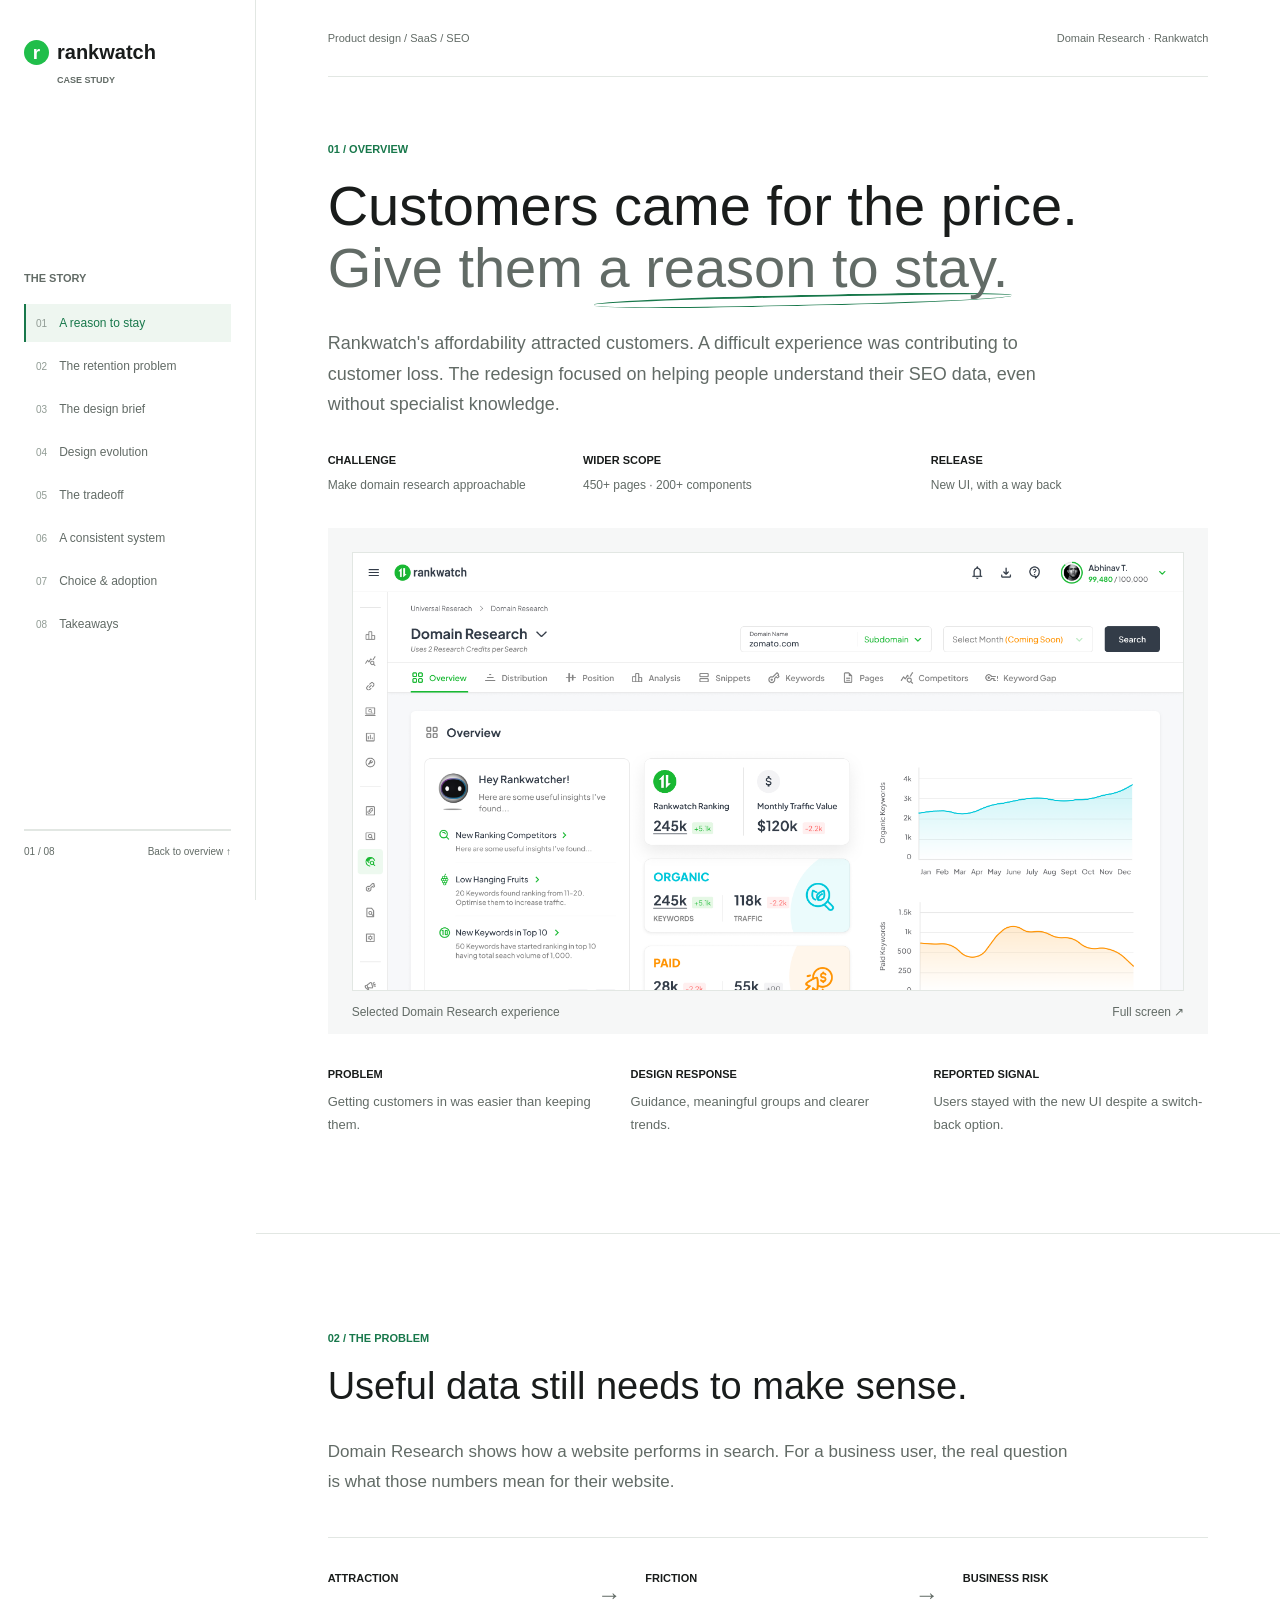
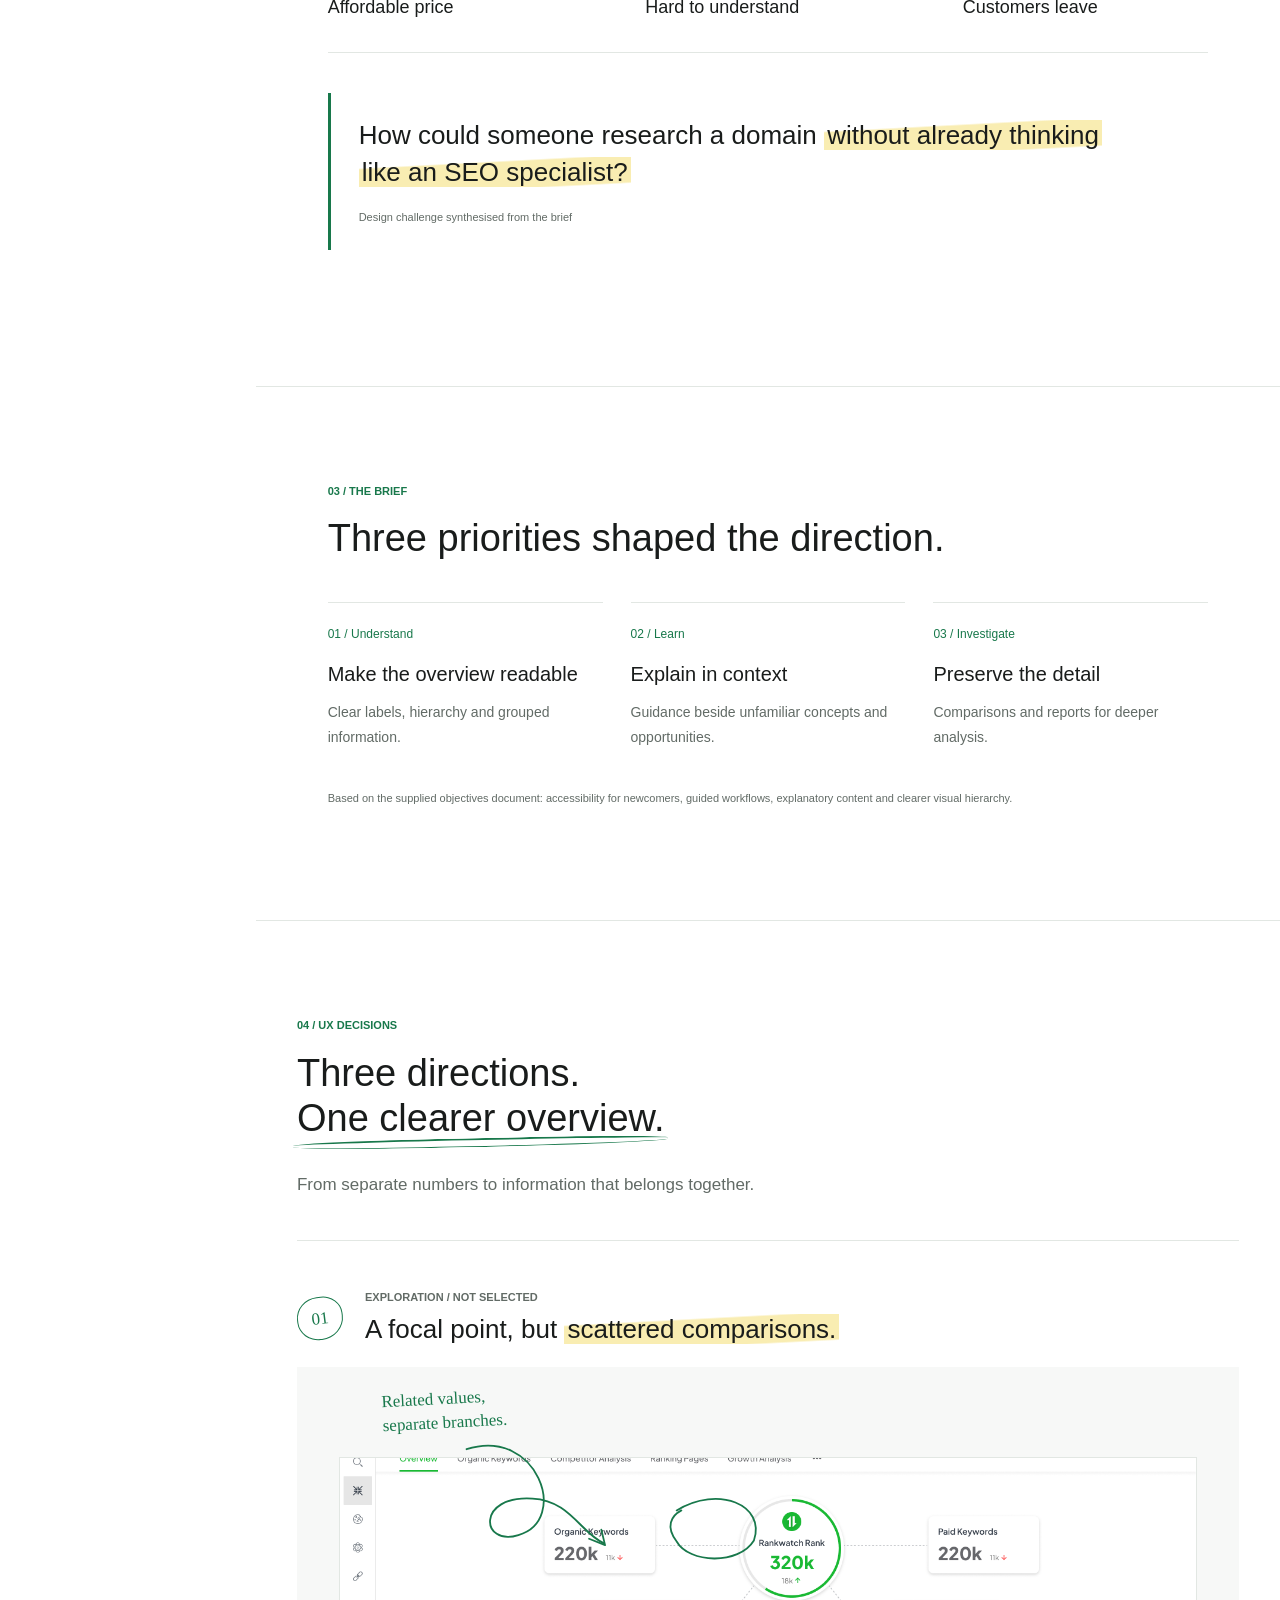
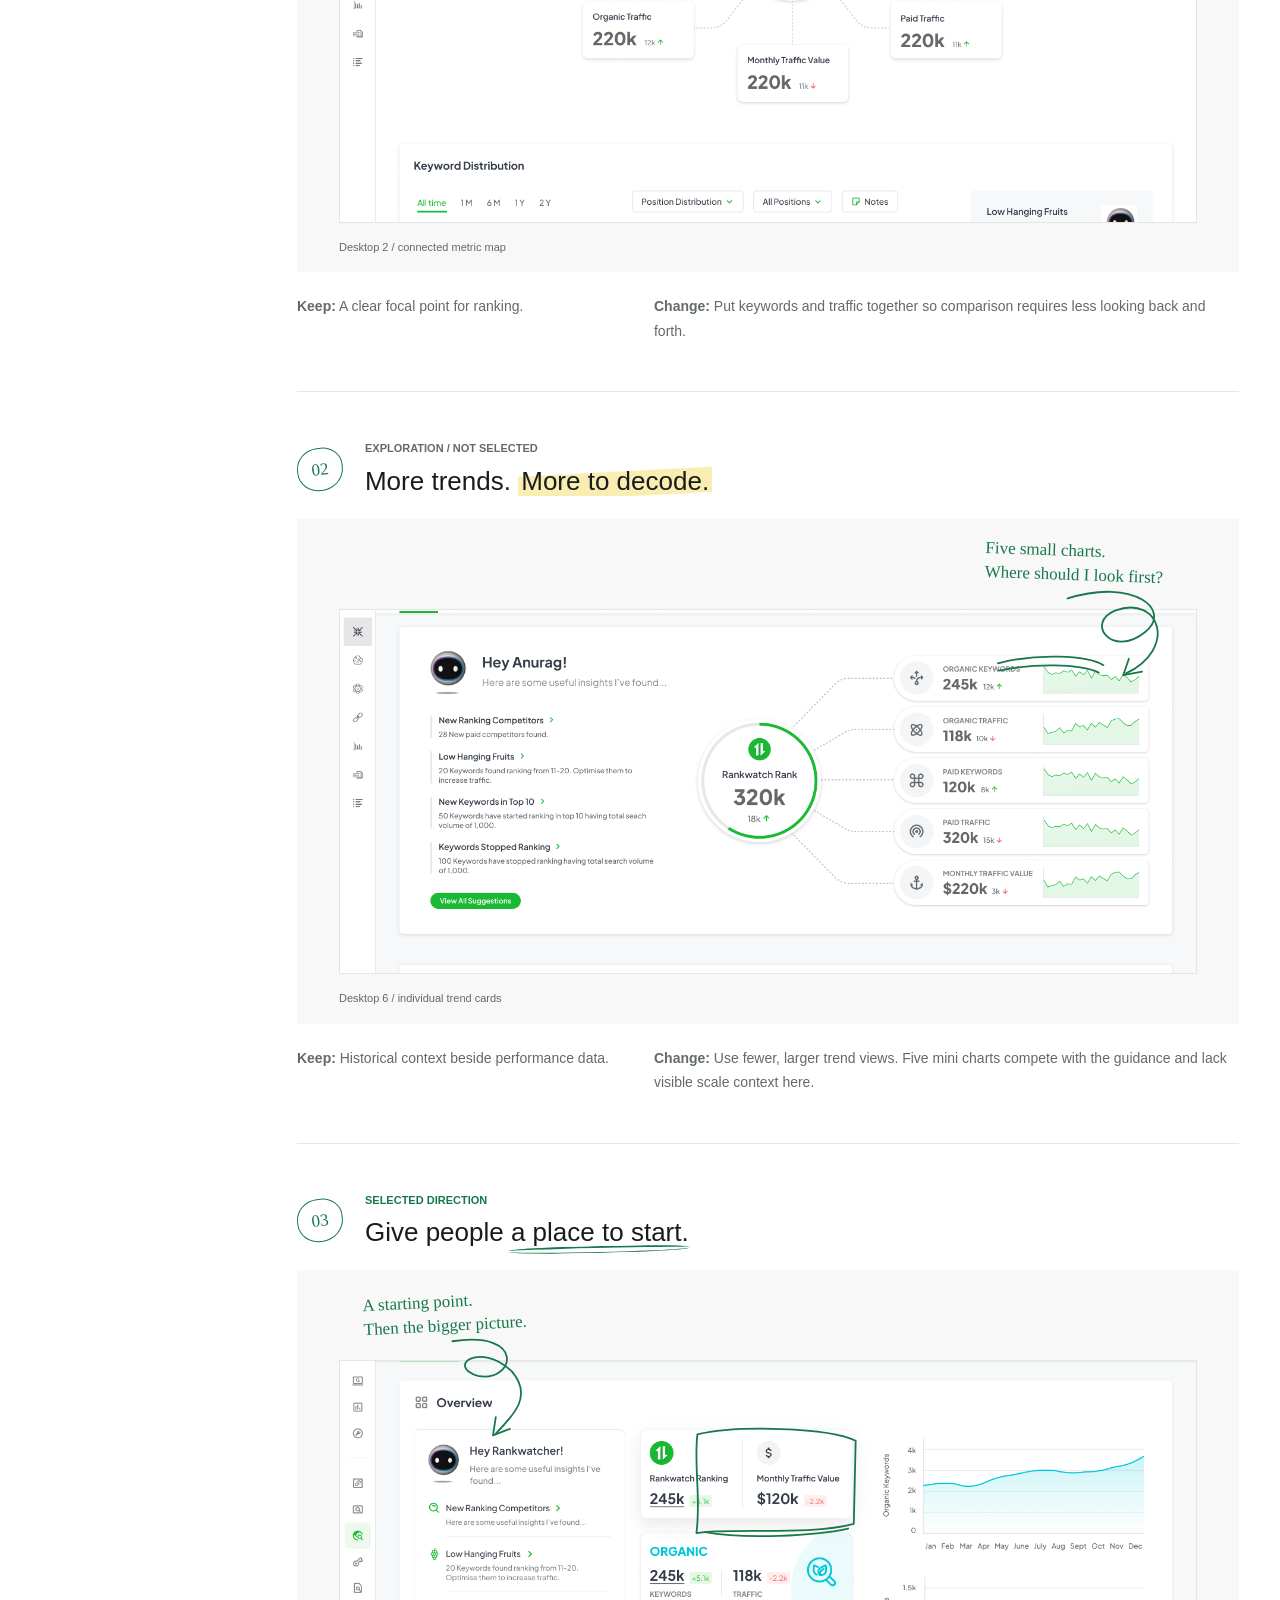
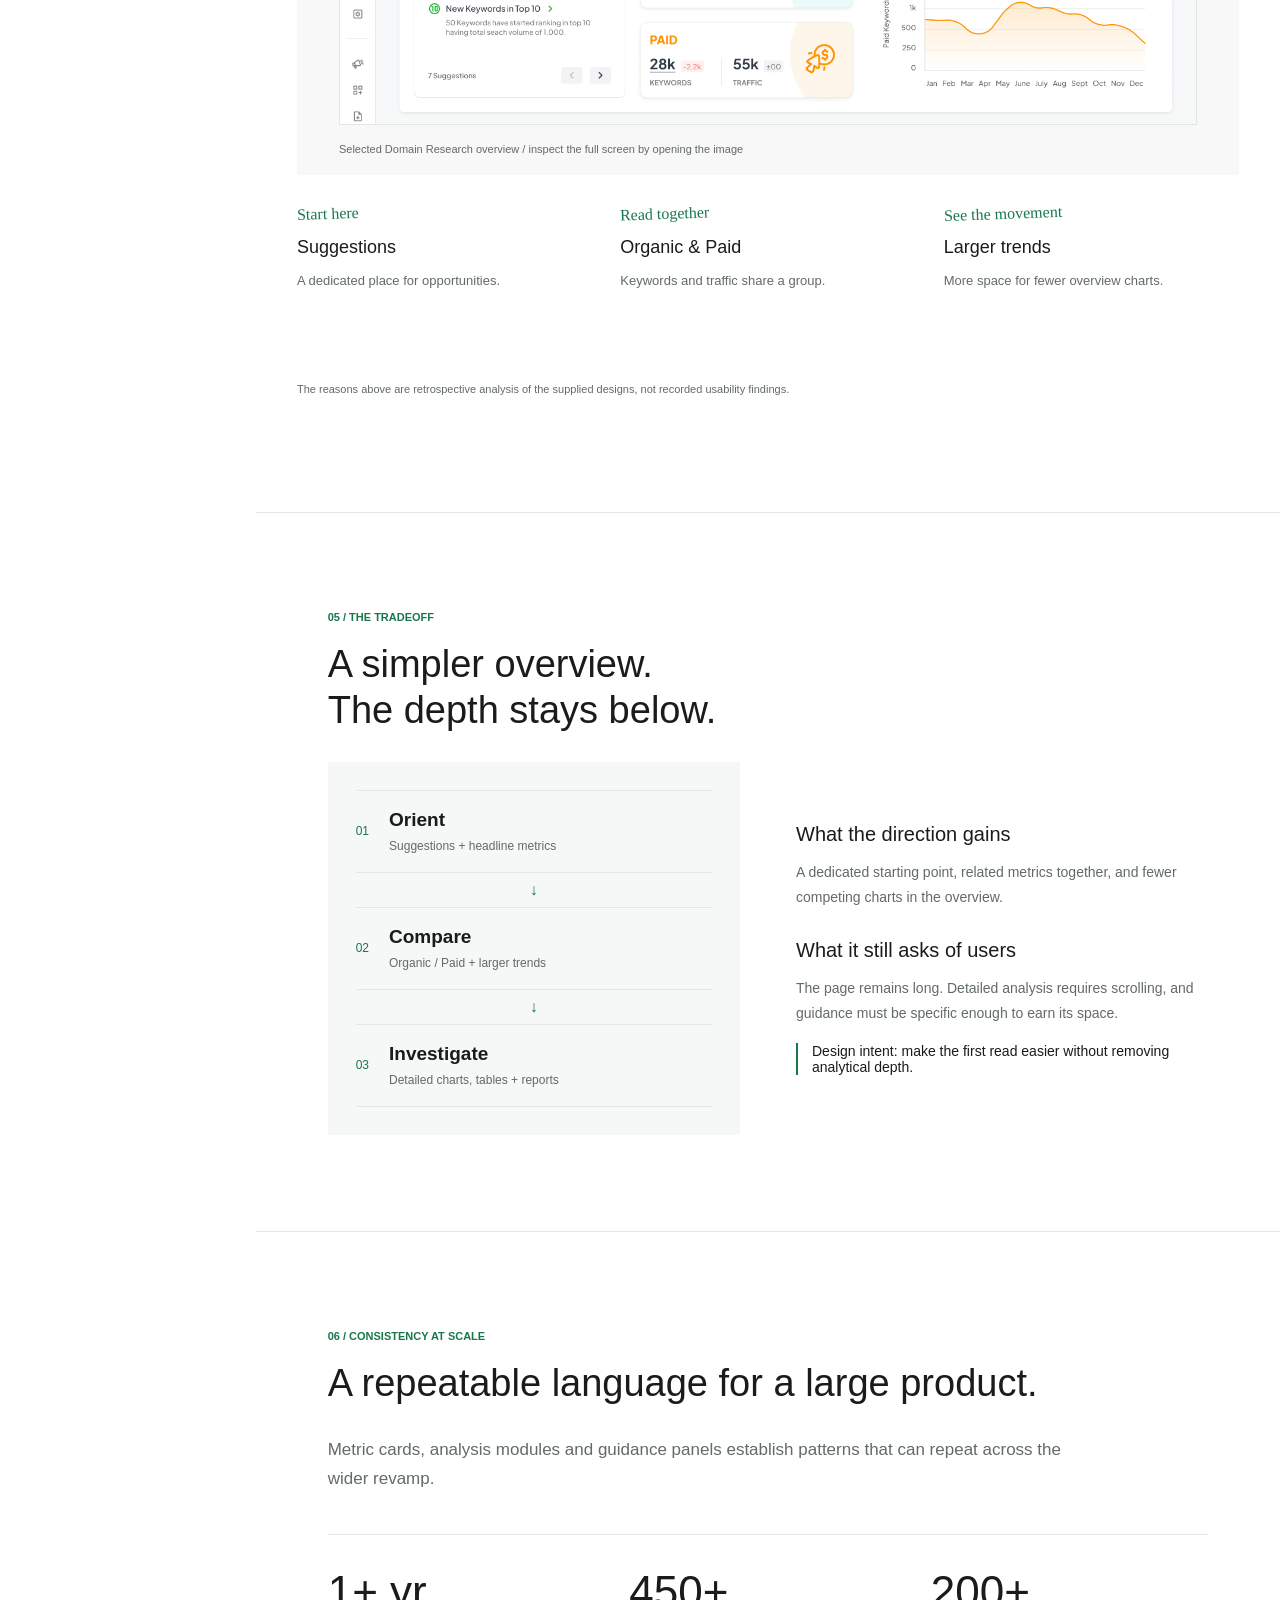
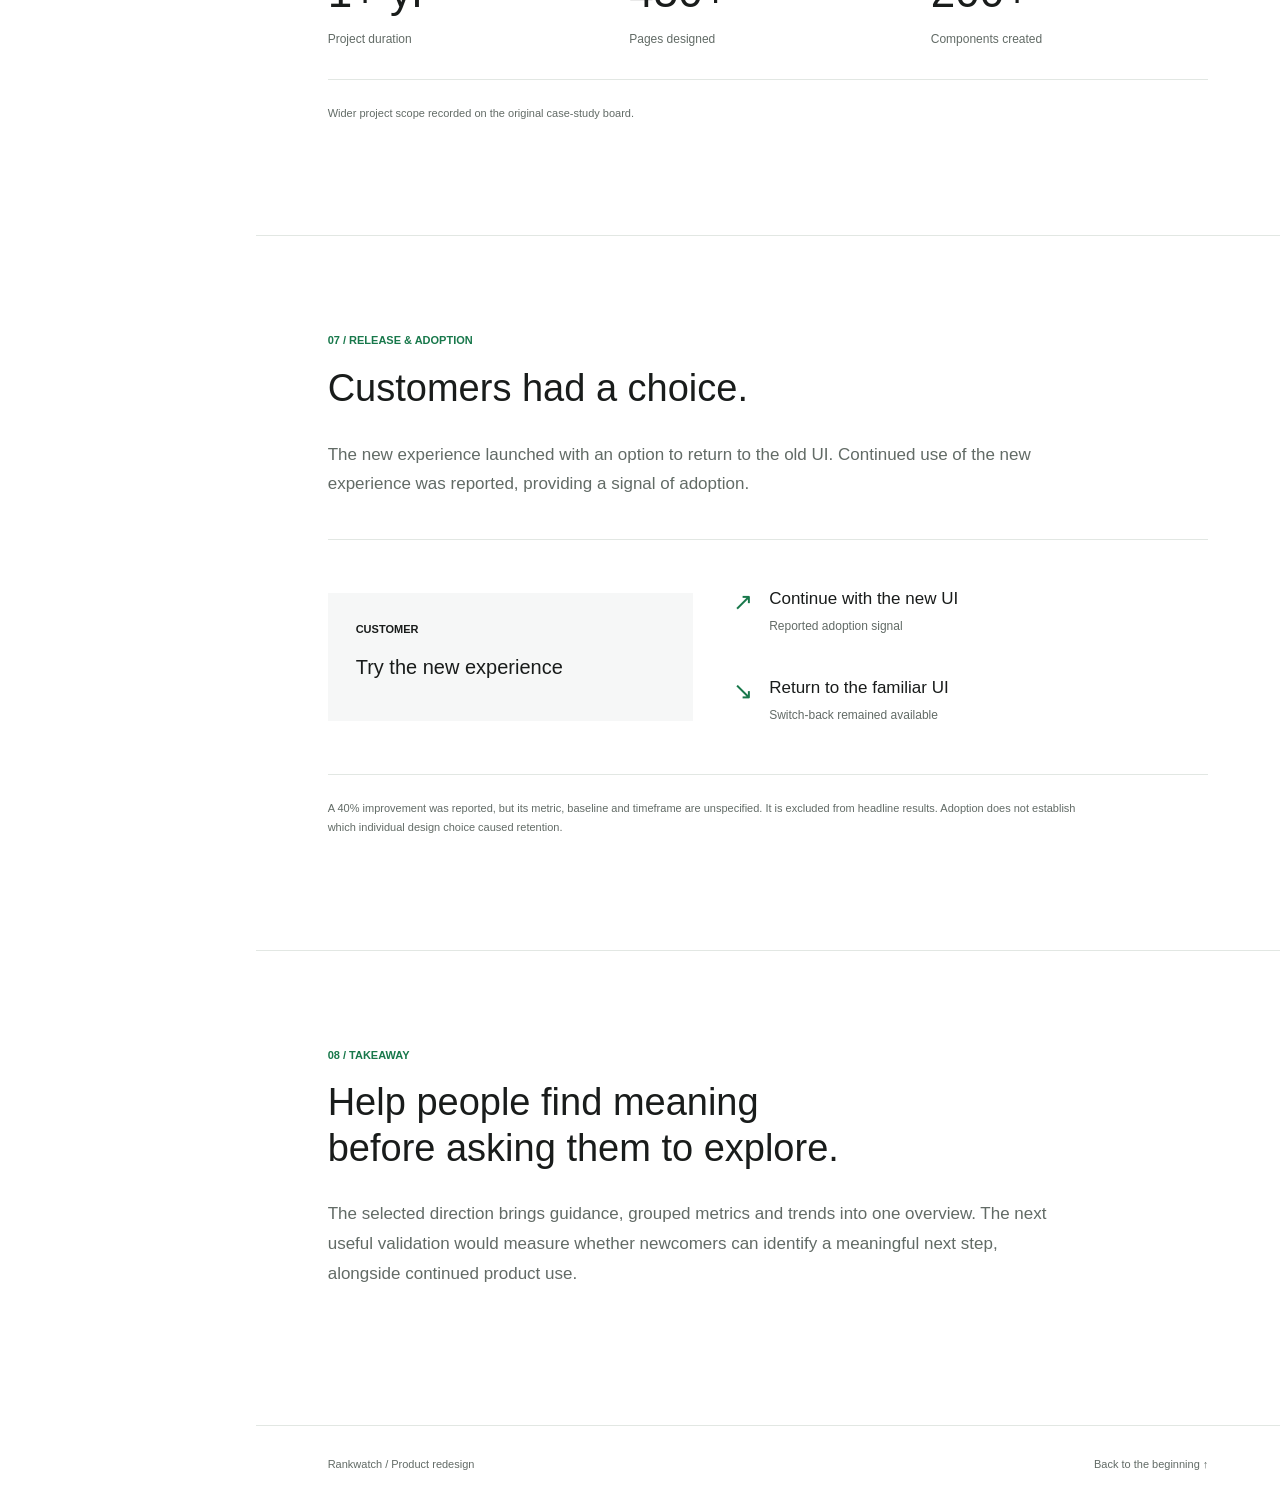
<file: index.html>
<!doctype html>
<html lang="en"><head><meta charset="utf-8"><meta name="viewport" content="width=device-width, initial-scale=1"><title>Rankwatch — A reason to stay</title><meta name="description" content="Making Domain Research more approachable through guidance, clearer hierarchy and grouped data."><link rel="stylesheet" href="styles.css"><script src="script.js" defer></script></head>
<body><a class="skip" href="#overview">Skip to case study</a>
<aside class="sidebar"><a class="wordmark" href="#overview"><span class="logo">r</span> rankwatch<span class="project-tag">CASE STUDY</span></a><div class="sidebar-middle"><p class="label">The story</p><nav aria-label="Case study chapters">
<a href="#overview"><span>01</span> A reason to stay</a><a href="#problem"><span>02</span> The retention problem</a><a href="#evidence"><span>03</span> The design brief</a><a href="#exploration"><span>04</span> Design evolution</a><a href="#decisions"><span>05</span> The tradeoff</a><a href="#system"><span>06</span> A consistent system</a><a href="#outcome"><span>07</span> Choice &amp; adoption</a><a href="#reflection"><span>08</span> Takeaways</a>
</nav></div><div class="sidebar-bottom"><div class="progress-track"><div id="progress"></div></div><p><span id="chapter-count">01 / 08</span><a href="#overview">Back to overview ↑</a></p></div></aside>
<main>
<section id="overview" class="chapter opening">
<div class="chapter-meta"><span>Product design / SaaS / SEO</span><span>Domain Research · Rankwatch</span></div>
<p class="label accent">01 / Overview</p><h1>Customers came for the price.<br><span>Give them <span class="pen-underline">a reason to stay.</span></span></h1>
<p class="lead">Rankwatch's affordability attracted customers. A difficult experience was contributing to customer loss. The redesign focused on helping people understand their SEO data, even without specialist knowledge.</p>
<div class="project-facts"><div><span class="label">Challenge</span><p>Make domain research approachable</p></div><div><span class="label">Wider scope</span><p>450+ pages · 200+ components</p></div><div><span class="label">Release</span><p>New UI, with a way back</p></div></div>
<figure class="product-image hero-image"><a href="assets/domain-research.png" target="_blank" rel="noopener"><img src="assets/domain-research.png" alt="Selected Domain Research screen with guidance, grouped metrics and trends" fetchpriority="high"></a><figcaption><span>Selected Domain Research experience</span><a href="assets/domain-research.png" target="_blank" rel="noopener">Full screen ↗</a></figcaption></figure>
<div class="snapshot"><div><span class="label">Problem</span><p>Getting customers in was easier than keeping them.</p></div><div><span class="label">Design response</span><p>Guidance, meaningful groups and clearer trends.</p></div><div><span class="label">Reported signal</span><p>Users stayed with the new UI despite a switch-back option.</p></div></div>
</section>
<section id="problem" class="chapter"><p class="label accent">02 / The problem</p><h2>Useful data still needs to make sense.</h2><p class="intro">Domain Research shows how a website performs in search. For a business user, the real question is what those numbers mean for their website.</p>
<div class="business-flow" aria-label="Business problem"><div><span class="label">Attraction</span><h3>Affordable price</h3></div><span aria-hidden="true">→</span><div><span class="label">Friction</span><h3>Hard to understand</h3></div><span aria-hidden="true">→</span><div><span class="label">Business risk</span><h3>Customers leave</h3></div></div>
<blockquote>How could someone research a domain <mark>without already thinking like an SEO specialist?</mark><cite>Design challenge synthesised from the brief</cite></blockquote></section>
<section id="evidence" class="chapter"><p class="label accent">03 / The brief</p><h2>Three priorities shaped the direction.</h2>
<div class="three-columns"><article><span class="number">01 / Understand</span><h3>Make the overview readable</h3><p>Clear labels, hierarchy and grouped information.</p></article><article><span class="number">02 / Learn</span><h3>Explain in context</h3><p>Guidance beside unfamiliar concepts and opportunities.</p></article><article><span class="number">03 / Investigate</span><h3>Preserve the detail</h3><p>Comparisons and reports for deeper analysis.</p></article></div>
<p class="source-note">Based on the supplied objectives document: accessibility for newcomers, guided workflows, explanatory content and clearer visual hierarchy.</p></section>
<section id="exploration" class="chapter evolution-section">
<p class="label accent">04 / UX decisions</p><h2>Three directions.<br><span class="pen-underline">One clearer overview.</span></h2>
<p class="intro">From separate numbers to information that belongs together.</p>
<article class="design-study">
<div class="study-heading"><span class="sketch-index">01</span><div><p class="label">Exploration / Not selected</p><h3>A focal point, but <mark>scattered comparisons.</mark></h3></div></div>
<figure class="annotated-study">
<div class="study-crop"><a href="assets/alternative-connected.png" target="_blank" rel="noopener"><img src="assets/alternative-connected.png" alt="Connected map exploration: organic keywords and traffic are on separate branches" loading="lazy"></a></div>
<div class="margin-note note-map">Related values,<br>separate branches.</div>
<svg class="sketch-overlay" viewBox="0 0 1000 500" preserveAspectRatio="none" aria-hidden="true"><path d="M180 90 C255 65 290 168 235 184 C195 197 190 140 250 144 C290 146 302 183 326 193"/><path d="m310 188 17 7 -4 -17"/><path d="M403 157 C447 129 498 151 485 190 C469 217 416 215 403 191 C391 175 397 163 408 157"/></svg>
<figcaption>Desktop 2 / connected metric map</figcaption>
</figure>
<div class="study-reason"><p><strong>Keep:</strong> A clear focal point for ranking.</p><p><strong>Change:</strong> Put keywords and traffic together so comparison requires less looking back and forth.</p></div>
</article>
<article class="design-study">
<div class="study-heading"><span class="sketch-index">02</span><div><p class="label">Exploration / Not selected</p><h3>More trends. <mark>More to decode.</mark></h3></div></div>
<figure class="annotated-study">
<div class="study-crop"><a href="assets/alternative-trends.png" target="_blank" rel="noopener"><img src="assets/alternative-trends.png" alt="Trend-card exploration with five individual small charts alongside the suggestions" loading="lazy"></a></div>
<div class="margin-note note-trends">Five small charts.<br>Where should I look first?</div>
<svg class="sketch-overlay" viewBox="0 0 1000 500" preserveAspectRatio="none" aria-hidden="true"><path d="M818 87 C888 64 930 100 900 124 C865 153 836 113 869 100 C916 83 935 142 880 169"/><path d="m883 153 -6 18 20 -4"/><path d="M744 158 C785 147 838 149 856 160 M745 166 C782 158 830 158 851 168"/></svg>
<figcaption>Desktop 6 / individual trend cards</figcaption>
</figure>
<div class="study-reason"><p><strong>Keep:</strong> Historical context beside performance data.</p><p><strong>Change:</strong> Use fewer, larger trend views. Five mini charts compete with the guidance and lack visible scale context here.</p></div>
</article>
<article class="design-study selected-study">
<div class="study-heading"><span class="sketch-index">03</span><div><p class="label accent">Selected direction</p><h3>Give people <span class="pen-underline">a place to start.</span></h3></div></div>
<figure class="annotated-study">
<div class="study-crop final-study-crop"><a href="assets/domain-research.png" target="_blank" rel="noopener"><img src="assets/domain-research.png" alt="Selected overview with suggestions, grouped organic and paid metrics and two larger trend charts" loading="lazy"></a></div>
<div class="margin-note note-final">A starting point.<br>Then the bigger picture.</div>
<svg class="sketch-overlay" viewBox="0 0 1000 500" preserveAspectRatio="none" aria-hidden="true"><path d="M165 78 C245 66 230 124 192 116 C158 105 194 78 228 111 C251 138 229 160 211 179"/><path d="m211 161 -3 20 18 -7"/><path d="M425 180 C465 170 565 172 593 187 L591 278 C546 291 459 282 424 288 C429 248 421 214 425 180"/><path d="M433 287 C476 295 549 291 585 283"/></svg>
<figcaption>Selected Domain Research overview / inspect the full screen by opening the image</figcaption>
</figure>
<div class="selected-principles"><div><span class="hand-label">Start here</span><h3>Suggestions</h3><p>A dedicated place for opportunities.</p></div><div><span class="hand-label">Read together</span><h3>Organic &amp; Paid</h3><p>Keywords and traffic share a group.</p></div><div><span class="hand-label">See the movement</span><h3>Larger trends</h3><p>More space for fewer overview charts.</p></div></div>
</article>
<p class="source-note">The reasons above are retrospective analysis of the supplied designs, not recorded usability findings.</p>
</section>
<section id="decisions" class="chapter"><p class="label accent">05 / The tradeoff</p><h2>A simpler overview.<br>The depth stays below.</h2>
<div class="tradeoff-layout"><div class="depth-diagram"><div class="depth-level"><span>01</span><div><strong>Orient</strong><small>Suggestions + headline metrics</small></div></div><span class="depth-arrow" aria-hidden="true">↓</span><div class="depth-level"><span>02</span><div><strong>Compare</strong><small>Organic / Paid + larger trends</small></div></div><span class="depth-arrow" aria-hidden="true">↓</span><div class="depth-level"><span>03</span><div><strong>Investigate</strong><small>Detailed charts, tables + reports</small></div></div></div>
<div class="tradeoff-copy"><h3>What the direction gains</h3><p>A dedicated starting point, related metrics together, and fewer competing charts in the overview.</p><h3>What it still asks of users</h3><p>The page remains long. Detailed analysis requires scrolling, and guidance must be specific enough to earn its space.</p><div class="ux-takeaway">Design intent: make the first read easier without removing analytical depth.</div></div></div></section>
<section id="system" class="chapter"><p class="label accent">06 / Consistency at scale</p><h2>A repeatable language for a large product.</h2><p class="intro">Metric cards, analysis modules and guidance panels establish patterns that can repeat across the wider revamp.</p><div class="metrics"><div><strong>1+ yr</strong><span>Project duration</span></div><div><strong>450+</strong><span>Pages designed</span></div><div><strong>200+</strong><span>Components created</span></div></div><p class="source-note">Wider project scope recorded on the original case-study board.</p></section>
<section id="outcome" class="chapter"><p class="label accent">07 / Release &amp; adoption</p><h2>Customers had a choice.</h2><p class="intro">The new experience launched with an option to return to the old UI. Continued use of the new experience was reported, providing a signal of adoption.</p>
<div class="rollout-diagram"><div class="rollout-start"><span class="label">Customer</span><h3>Try the new experience</h3></div><div class="rollout-branches"><div><span aria-hidden="true">↗</span><h3>Continue with the new UI</h3><p>Reported adoption signal</p></div><div><span aria-hidden="true">↘</span><h3>Return to the familiar UI</h3><p>Switch-back remained available</p></div></div></div>
<p class="source-note">A 40% improvement was reported, but its metric, baseline and timeframe are unspecified. It is excluded from headline results. Adoption does not establish which individual design choice caused retention.</p></section>
<section id="reflection" class="chapter"><p class="label accent">08 / Takeaway</p><h2>Help people find meaning<br>before asking them to explore.</h2><p class="intro">The selected direction brings guidance, grouped metrics and trends into one overview. The next useful validation would measure whether newcomers can identify a meaningful next step, alongside continued product use.</p>
</section>
<footer><span>Rankwatch / Product redesign</span><a href="#overview">Back to the beginning ↑</a></footer>
</main></body></html>
</file>
<file: styles.css>
:root{--paper:#fff;--surface:#f6f7f7;--ink:#191c1b;--muted:#626b66;--line:#e2e7e3;--accent:#18784b;--tint:#eef6f0;--pending:#916115;--pending-bg:#fcf7ec;--space:8px;--radius:6px;--sidebar:20%;font-family:Arial,Helvetica,sans-serif;color:var(--ink);background:var(--paper);font-size:16px;letter-spacing:0}
*{box-sizing:border-box}html{scroll-behavior:smooth}body{margin:0}a{color:inherit;text-decoration:none}a:hover{color:var(--accent)}a:focus-visible,summary:focus-visible{outline:2px solid var(--accent);outline-offset:5px}img{display:block;width:100%}p{line-height:1.75;color:var(--muted);margin:0 0 16px}h1,h2,h3{letter-spacing:0;font-weight:500;margin:0}h1{font-size:56px;line-height:1.12;max-width:900px}h1 span{color:var(--muted)}h2{font-size:38px;line-height:1.2;max-width:800px;margin-bottom:28px}h3{font-size:20px;line-height:1.35;margin-bottom:12px}strong{font-weight:600}figure{margin:0}figcaption{font-size:12px;line-height:1.6;color:var(--muted)}.label{display:block;font-size:11px;font-weight:600;text-transform:uppercase;line-height:1.6;margin-bottom:16px}.accent{color:var(--accent)}.skip{position:fixed;top:-100px;background:white;z-index:20;padding:12px}.skip:focus{top:8px}
.sidebar{position:fixed;width:var(--sidebar);height:100dvh;border-right:1px solid var(--line);padding:40px 24px;display:flex;flex-direction:column;background:white;z-index:5}.wordmark{display:flex;align-items:center;gap:8px;flex-wrap:wrap;font-size:20px;font-weight:600}.logo{width:25px;height:25px;border-radius:50%;background:#20be4a;color:white;display:grid;place-items:center;font-size:19px}.project-tag{font-size:9px;color:var(--muted);width:100%;padding-left:33px;margin-top:2px}.sidebar-middle{margin:auto 0}.sidebar nav{display:grid;gap:5px}.sidebar nav a{display:flex;gap:12px;align-items:center;font-size:12px;color:var(--muted);padding:12px 10px;border-left:2px solid transparent;transition:background .15s,color .15s}.sidebar nav a span{font-size:10px;color:#909b94;font-variant-numeric:tabular-nums}.sidebar nav a[aria-current]{color:var(--accent);background:var(--tint);border-left-color:var(--accent)}.sidebar-bottom p{display:flex;justify-content:space-between;gap:10px;font-size:10px;margin:12px 0 0}.progress-track{height:2px;background:var(--line)}#progress{height:100%;width:0;background:var(--accent)}main{margin-left:var(--sidebar)}.chapter{padding:96px 7%;border-bottom:1px solid var(--line);scroll-margin-top:24px}.opening{padding-top:32px}.chapter-meta{display:flex;justify-content:space-between;gap:16px;font-size:11px;color:var(--muted);padding-bottom:32px;border-bottom:1px solid var(--line);margin-bottom:64px}.lead{font-size:18px;line-height:1.7;max-width:730px;margin:28px 0 32px}.intro{font-size:17px;max-width:740px;margin-bottom:40px}.prose{max-width:720px}.project-facts{display:grid;grid-template-columns:1fr 1.4fr 1.2fr;gap:24px;margin:32px 0}.project-facts .label{margin-bottom:6px}.project-facts p{font-size:12px;margin:0}.product-image{background:var(--surface);padding:24px 24px 12px}.hero-image img{aspect-ratio:1.9;object-fit:cover;object-position:top;border:1px solid var(--line)}.product-image figcaption{display:flex;justify-content:space-between;gap:16px;padding-top:12px}.snapshot{display:grid;grid-template-columns:repeat(3,minmax(0,1fr));gap:28px;margin-top:32px}.snapshot .label{margin-bottom:8px}.snapshot p{font-size:13px;margin:0}
blockquote{margin:40px 0;padding:24px 0 24px 28px;border-left:3px solid var(--accent);font-size:26px;line-height:1.45;max-width:780px}cite{display:block;font-size:11px;font-style:normal;color:var(--muted);margin-top:18px}.three-columns{display:grid;grid-template-columns:repeat(3,minmax(0,1fr));gap:28px;margin:40px 0 24px}.three-columns article{border-top:1px solid var(--line);padding-top:24px}.three-columns p{font-size:14px}.number{font-size:12px;color:var(--accent);display:block;margin-bottom:20px;font-variant-numeric:tabular-nums}.source-note{font-size:11px;color:var(--muted);margin-top:24px;max-width:760px}.table-scroll{overflow:auto}table{width:100%;border-collapse:collapse;min-width:620px;text-align:left;font-size:13px;line-height:1.7}th{font-size:11px;color:var(--muted);font-weight:500;background:var(--surface)}th,td{padding:20px 18px;border-bottom:1px solid var(--line);vertical-align:top}td:first-child{font-weight:600;width:30%}.note{border-left:2px solid var(--pending);padding:20px 24px;background:var(--pending-bg);margin-top:28px}.note .label{color:var(--pending);margin-bottom:8px}.note p{font-size:13px;margin:0}.artifact-grid{display:grid;grid-template-columns:1fr 1fr;gap:24px}.artifact-grid figure>a{display:block;background:var(--surface);padding:20px}.artifact-grid img{height:360px;object-fit:cover;object-position:top;border:1px solid var(--line)}.artifact-grid figcaption{padding:20px 0}.artifact-grid .label{margin-bottom:8px}.artifact-grid figcaption p{font-size:14px}.comparison{display:grid;grid-template-columns:1fr 1fr;gap:40px;border-top:1px solid var(--line);padding-top:32px;margin-top:32px}.comparison .label{margin-bottom:12px}.comparison p{font-size:14px}details{border-top:1px solid var(--line);border-bottom:1px solid var(--line);padding:20px 0;margin-top:28px}summary{font-size:13px;cursor:pointer}details p{font-size:13px;margin:16px 0 0;max-width:730px}.decision{display:grid;grid-template-columns:1fr 1.15fr;gap:36px;padding:40px 0;border-top:1px solid var(--line)}.decision p{font-size:14px}.crop{background:var(--surface);padding:12px;align-self:start}.crop img{height:330px;object-fit:cover;object-position:top}.guidance-crop img{object-position:center 13%}.competitor-crop img{object-position:bottom}.metrics{display:grid;grid-template-columns:repeat(3,1fr);gap:24px;border-top:1px solid var(--line);border-bottom:1px solid var(--line);padding:32px 0}.metrics strong{display:block;font-size:44px;font-weight:500;margin-bottom:12px}.metrics span{font-size:12px;color:var(--muted)}.result{display:grid;grid-template-columns:1fr 1fr;gap:40px;background:var(--tint);padding:40px;margin-bottom:40px}.result strong{display:block;font-size:80px;font-weight:500;line-height:1.1;margin:18px 0}.result h3{font-size:18px}.result>p{align-self:end;font-size:13px;margin:0}.result .label{color:var(--accent)}.confirmation-list{padding:28px 0;border-top:1px solid var(--line)}ul{padding-left:20px;color:var(--muted);font-size:14px;line-height:2}.closing{display:flex;justify-content:space-between;gap:24px;margin-top:40px;font-size:13px;color:var(--accent)}footer{padding:32px 7%;display:flex;justify-content:space-between;gap:20px;color:var(--muted);font-size:11px}
.system-page{max-width:1000px;margin:0 auto;padding:64px 32px}.system-page header{display:flex;justify-content:space-between;border-bottom:1px solid var(--line);padding-bottom:24px;margin-bottom:64px;font-size:13px}.system-page section{padding:40px 0;border-bottom:1px solid var(--line)}.system-page h1{font-size:48px;margin-bottom:24px}.swatches{display:grid;grid-template-columns:repeat(6,1fr);gap:16px}.swatch i{display:block;height:72px;background:var(--swatch);border:1px solid var(--line);border-radius:var(--radius);margin-bottom:12px}.swatch span{display:block;font-size:11px;line-height:1.8}.type-sample{padding:20px 0}.token-row{display:flex;align-items:end;gap:24px;flex-wrap:wrap}.token-row div{font-size:12px}.token-row i{display:block;background:var(--tint);width:var(--size);height:var(--size);margin-bottom:12px}
@media(min-width:1600px){.chapter{padding-left:9%;padding-right:9%}}@media(max-width:1100px){:root{--sidebar:23%}.sidebar{padding:28px 14px}.sidebar nav a{font-size:11px;padding:10px 6px;gap:7px}h1{font-size:44px}h2{font-size:32px}.chapter{padding:72px 6%}.opening{padding-top:28px}.decision{grid-template-columns:1fr}.crop img{height:420px}.chapter-meta{margin-bottom:44px}.project-facts{grid-template-columns:1fr 1fr}.result{padding:28px}.sidebar-bottom p{flex-direction:column}}
@media(max-width:720px){.sidebar{position:sticky;top:0;width:100%;height:auto;padding:14px 18px;border-right:0;border-bottom:1px solid var(--line)}.wordmark{font-size:16px;flex-wrap:nowrap}.logo{width:21px;height:21px;font-size:16px}.project-tag{width:auto;padding-left:6px;font-size:8px}.sidebar-middle{margin:12px 0 0}.sidebar-middle>.label,.sidebar-bottom{display:none}.sidebar nav{display:flex;overflow-x:auto;gap:8px;scrollbar-width:none}.sidebar nav a{flex-shrink:0;padding:8px 10px;border-left:0;border-bottom:2px solid transparent;font-size:11px}.sidebar nav a[aria-current]{border-bottom-color:var(--accent)}main{margin:0}.chapter{padding:56px 22px;scroll-margin-top:112px}.opening{padding-top:24px}.chapter-meta{font-size:10px;margin-bottom:36px;padding-bottom:20px}h1{font-size:36px}h2{font-size:28px}h3{font-size:19px}.lead,.intro{font-size:16px}.project-facts{gap:16px}.project-facts div:last-child{grid-column:1/-1}.product-image{padding:10px}.hero-image img{aspect-ratio:1.25}.product-image figcaption{font-size:10px}.snapshot,.three-columns,.comparison,.result,.artifact-grid{grid-template-columns:1fr}.snapshot{gap:20px}.snapshot>div{padding-top:16px;border-top:1px solid var(--line)}blockquote{font-size:22px;padding-left:20px}.artifact-grid img{height:360px}.comparison{gap:24px}.decision{gap:16px}.crop img{height:300px}.metrics{gap:12px}.metrics strong{font-size:32px}.metrics span{font-size:10px}.result strong{font-size:64px}.result{gap:16px}.closing,footer{flex-direction:column}.swatches{grid-template-columns:repeat(2,1fr)}.system-page{padding:32px 22px}.system-page h1{font-size:36px}}
.decision-path{display:grid;grid-template-columns:1fr auto 1fr auto 1fr;gap:16px;align-items:center;margin:32px 0 16px;padding:24px 0;border-top:1px solid var(--line);border-bottom:1px solid var(--line)}.decision-path .label{margin-bottom:8px}.decision-path strong{font-size:15px;line-height:1.5;display:block}.path-arrow{font-size:24px;color:var(--muted)}.path-final{color:var(--accent)}.ux-takeaway{border-left:2px solid var(--accent);padding-left:14px;color:var(--ink);margin-top:18px}.final-direction{margin-top:32px;padding:28px;background:var(--tint)}.final-direction>.three-columns{margin-top:24px}.final-direction>p{font-size:14px;margin-bottom:0}@media(max-width:720px){.decision-path{grid-template-columns:1fr;gap:12px}.path-arrow{transform:rotate(90deg);width:max-content}.final-direction{padding:20px}}
.alternative-screen img{height:auto;aspect-ratio:1.32;object-fit:cover;object-position:top}.selected-screen{margin-top:32px}.selected-screen img{aspect-ratio:1.75;object-fit:cover;object-position:top}@media(max-width:720px){.selected-screen img{aspect-ratio:1.15}}
.business-flow{display:grid;grid-template-columns:1fr auto 1fr auto 1fr;align-items:center;gap:24px;padding:32px 0;border-block:1px solid var(--line)}.business-flow .label{margin-bottom:8px}.business-flow h3{margin:0;font-size:18px}.business-flow>span{font-size:24px;color:var(--muted)}
.evolution-section{padding-inline:4%}.evolution{position:relative}.evolution-stage{position:sticky;top:24px;min-height:500px;background:var(--paper);display:grid;grid-template-columns:minmax(135px,1fr) minmax(0,2.8fr) minmax(135px,1fr);align-items:center;gap:20px;padding:24px 0;z-index:2}.evolution-copy h3{font-size:20px}.evolution-copy p{font-size:13px;line-height:1.65}.evolution-copy .label{font-size:10px}.evolution-screen{min-width:0;border:1px solid var(--line);border-radius:6px;overflow:hidden;background:var(--surface)}.screen-top{display:flex;justify-content:space-between;align-items:center;padding:14px;font-size:10px;color:var(--muted);border-bottom:1px solid var(--line)}.stage-dots{display:flex;gap:5px}.stage-dots i{display:block;width:5px;height:5px;border-radius:50%;background:var(--line)}.stage-dots .is-active{background:var(--accent)}.screen-window{position:relative;aspect-ratio:1.2;overflow:hidden}.screen-window img{width:100%;height:100%;object-fit:cover;object-position:top}.annotation{position:absolute;display:grid;place-items:center;background:var(--accent);color:white;border:2px solid white;box-shadow:0 0 0 1px var(--accent);border-radius:50%;width:24px;height:24px;font-size:11px;transform:translate(-50%,-50%)}.annotation-key{padding:12px;display:grid;gap:6px;font-size:10px;color:var(--muted);min-height:52px}.evolution-steps{position:relative;padding-top:8vh}.evolution-step{min-height:65vh;padding-top:24px;border-top:1px solid var(--line);max-width:55%;margin-left:auto}.evolution-step>span{font-size:11px;color:var(--accent);display:block;margin-bottom:12px}.evolution-step h3{font-size:18px}.evolution-step p{font-size:13px}.evolution-step:last-child{min-height:75vh}.evolution-step:not(.is-active){color:var(--muted)}.tradeoff-layout{display:grid;grid-template-columns:1fr 1fr;gap:56px;align-items:center}.depth-diagram{padding:28px;background:var(--surface)}.depth-level{display:flex;gap:20px;align-items:center;border-block:1px solid var(--line);padding:18px 0}.depth-level>span{font-size:12px;color:var(--accent)}.depth-level strong{display:block;font-size:19px;margin-bottom:5px}.depth-level small{color:var(--muted);font-size:12px}.depth-arrow{display:block;color:var(--accent);text-align:center;padding:8px}.tradeoff-copy p{font-size:14px}.tradeoff-copy h3:not(:first-child){margin-top:28px}.tradeoff-copy .ux-takeaway{font-size:14px}.rollout-diagram{display:grid;grid-template-columns:1fr 1.3fr;align-items:center;gap:40px;padding:28px 0;border-block:1px solid var(--line)}.rollout-start{background:var(--surface);padding:28px}.rollout-branches>div{position:relative;padding:20px 0 20px 36px}.rollout-branches>div>span{position:absolute;left:0;font-size:24px;color:var(--accent)}.rollout-branches h3{font-size:17px;margin-bottom:5px}.rollout-branches p{font-size:12px;margin:0}
@media(max-width:1100px){.evolution-stage{grid-template-columns:minmax(120px,1fr) minmax(0,2.2fr) minmax(120px,1fr);gap:12px}.evolution-copy h3{font-size:17px}.evolution-copy p{font-size:12px}.tradeoff-layout{gap:28px}}
@media(max-width:850px){.evolution-stage{grid-template-columns:1fr 1fr;gap:16px;top:12px;min-height:0}.evolution-screen{grid-column:1/-1;grid-row:1;max-width:510px;width:100%;margin:auto}.screen-window{aspect-ratio:1.7}.evolution-copy h3{font-size:16px}.evolution-copy p{font-size:12px;margin-bottom:8px}.evolution-copy .label{margin-bottom:8px}.evolution-step{max-width:70%;min-height:75vh}.evolution-step:last-child{min-height:85vh}}
@media(max-width:720px){.business-flow{grid-template-columns:1fr;gap:16px}.business-flow>span{transform:rotate(90deg);width:max-content}.evolution-section{padding-inline:18px}.evolution-stage{top:108px;padding:12px 0;gap:12px}.evolution-copy h3{font-size:15px}.evolution-copy p{font-size:11px;line-height:1.5}.evolution-copy .label{font-size:9px}.evolution-copy .ux-takeaway{padding-left:8px;margin-top:8px}.screen-top{padding:10px}.annotation-key{font-size:9px;padding:8px;min-height:44px}.screen-window{aspect-ratio:1.6}.evolution-step{max-width:85%;min-height:80vh}.tradeoff-layout,.rollout-diagram{grid-template-columns:1fr;gap:24px}.rollout-diagram{padding-top:0}.depth-diagram{padding:20px}}
@media(max-height:650px){.evolution-stage{position:relative;top:0}.evolution-step{min-height:50vh}}
/* A single track controls the pinned panel and all three comparison states. */
.evolution{min-height:0}
.evolution-stage{position:sticky;top:var(--evolution-top,24px);height:var(--available-height,calc(100dvh - 48px));min-height:0;max-height:none;padding:16px 0;align-items:center}
.evolution-screen{width:100%;max-width:none}
.screen-window{aspect-ratio:auto;height:min(34vw,calc(var(--available-height,80dvh) - 125px));min-height:120px}
.evolution-steps{position:absolute;width:1px;height:1px;overflow:hidden;clip-path:inset(50%);padding:0}
.version-controls{display:flex;gap:6px}
.version-controls button{font:inherit;font-size:11px;cursor:pointer;width:30px;height:28px;border:1px solid var(--line);border-radius:4px;background:var(--paper);color:var(--muted)}
.version-controls button.is-active{background:var(--accent);border-color:var(--accent);color:white}
.version-controls button:focus-visible{outline:2px solid var(--accent);outline-offset:3px}
@media(max-width:850px){.evolution-stage{grid-template-columns:1fr 1fr;grid-template-rows:auto auto;align-content:center;gap:14px}.evolution-screen{max-width:510px}.screen-window{height:min(32vw,calc(var(--available-height,80dvh) * .43))}.evolution-copy .ux-takeaway{margin-bottom:0}}
@media(max-height:650px) and (min-width:851px){.evolution-copy p{font-size:11px;line-height:1.5}.evolution-copy h3{font-size:16px}.evolution-copy .label{margin-bottom:8px}.screen-window{height:calc(var(--available-height,80dvh) - 125px)}}
@media(max-width:850px) and (max-height:650px){.evolution-stage{gap:8px}.screen-window{min-height:70px;height:calc(var(--available-height,80dvh) * .28)}.evolution-copy p{font-size:10px;line-height:1.35}.evolution-copy h3{font-size:13px;margin-bottom:5px}.evolution-copy .label{font-size:8px;margin-bottom:4px}.annotation-key{min-height:0;padding:6px}.screen-top{padding:6px}}
/* Editorial marks stay selective so the product evidence remains legible. */
mark{background:linear-gradient(177deg,transparent 25%,#f9edb2 29%,#f9edb2 88%,transparent 92%);color:inherit;padding:0 .12em;box-decoration-break:clone;-webkit-box-decoration-break:clone}
.pen-underline{position:relative;display:inline-block;isolation:isolate}
.pen-underline:after{content:"";position:absolute;left:-1%;bottom:-.11em;width:102%;height:.15em;border-top:2px solid var(--accent);border-bottom:1px solid var(--accent);border-radius:47% 39% 54% 43%;transform:rotate(-1.2deg);pointer-events:none;z-index:-1}
.design-study{padding:48px 0;border-top:1px solid var(--line)}
.study-heading{display:flex;gap:22px;align-items:center;margin-bottom:20px}
.study-heading .label{margin-bottom:6px}.study-heading h3{font-size:26px;margin:0}
.sketch-index{flex-shrink:0;font-size:17px;font-family:"Bradley Hand","Segoe Print","Comic Sans MS",cursive;border:1.5px solid var(--accent);border-radius:48% 43% 51% 46%;width:46px;height:43px;display:grid;place-items:center;color:var(--accent);transform:rotate(-7deg)}
.annotated-study{position:relative;padding:90px 42px 0;background:#f7f8f7}
.study-crop{aspect-ratio:2.35;overflow:hidden;border:1px solid var(--line);background:white}
.study-crop img{width:100%;height:auto;display:block;transform:translateY(-14.5%)}
.final-study-crop img{transform:translateY(-3.2%)}
.annotated-study figcaption{padding:16px 0;font-size:11px}
.sketch-overlay{position:absolute;inset:0 0 auto;width:100%;height:calc(100% - 48px);pointer-events:none;overflow:visible}
.sketch-overlay path{fill:none;stroke:var(--accent);stroke-width:1.8;stroke-linecap:round;stroke-linejoin:round;vector-effect:non-scaling-stroke}
.margin-note,.hand-label{font-family:"Bradley Hand","Segoe Print","Comic Sans MS",cursive;font-size:17px;line-height:1.4;color:var(--accent)}
.margin-note{position:absolute;top:20px;max-width:45%;transform:rotate(-3deg)}.note-map{left:9%}.note-trends{right:8%;transform:rotate(2deg)}.note-final{left:7%}
.study-reason{display:grid;grid-template-columns:1fr 1.8fr;gap:32px;padding-top:22px}.study-reason p{font-size:14px;margin:0}
.selected-principles{display:grid;grid-template-columns:repeat(3,1fr);gap:28px;padding-top:28px}
.selected-principles h3{font-size:18px;margin:10px 0}.selected-principles p{font-size:13px}.hand-label{display:inline-block;font-size:16px;transform:rotate(-2deg)}
@media(max-width:720px){.study-heading{gap:14px}.study-heading h3{font-size:22px}.annotated-study{padding:75px 12px 0}.study-crop{aspect-ratio:1.55}.sketch-overlay{height:calc(100% - 60px)}.margin-note{font-size:14px;top:14px;max-width:68%}.study-reason,.selected-principles{grid-template-columns:1fr;gap:16px}.selected-principles>div{border-bottom:1px solid var(--line)}.design-study{padding:32px 0}.sketch-index{width:36px;height:35px;font-size:14px}}
@media(max-width:720px){
  main,.chapter,.study-heading>div,.project-facts>div{min-width:0}
  .chapter{padding:44px 20px}
  .opening{padding-top:20px}
  h1{font-size:34px;line-height:1.18}
  h2{font-size:27px;line-height:1.25}
  h1,h2,h3,p,figcaption{overflow-wrap:break-word}
  .pen-underline{display:inline;box-decoration-break:clone;-webkit-box-decoration-break:clone;text-decoration:underline;text-decoration-color:var(--accent);text-decoration-thickness:2px;text-underline-offset:6px}
  .pen-underline:after{display:none}
  .sidebar{padding:12px 16px}
  .sidebar nav{max-width:100%;scroll-padding-inline:8px}
  .sidebar nav a{min-height:44px;font-size:12px;align-items:center}
  .sidebar-middle{margin-top:8px}
  .chapter-meta{flex-wrap:wrap;gap:8px}
  .project-facts{grid-template-columns:1fr;gap:16px}
  .project-facts div:last-child{grid-column:auto}
  .project-facts p{font-size:13px}
  .product-image figcaption{flex-wrap:wrap}
  .product-image figcaption a{padding:6px 0}
  .study-heading{align-items:flex-start}
  .study-heading h3{font-size:21px;line-height:1.4}
  .annotated-study{padding:70px 10px 0}
  .study-crop{aspect-ratio:2.35}
  .margin-note{max-width:75%;font-size:14px}
  .annotated-study figcaption{font-size:11px;line-height:1.6}
  .study-reason p,.tradeoff-copy p{font-size:15px}
  .business-flow{gap:12px}
  .metrics{grid-template-columns:repeat(3,minmax(0,1fr));gap:10px;padding:24px 0}
  .metrics strong{font-size:29px}
  .metrics span{font-size:11px;line-height:1.5;display:block}
  .rollout-start{padding:22px}
  footer{padding:24px 20px}
  footer a{display:inline-flex;align-items:center;min-height:44px}
}
@media(max-width:360px){h1{font-size:30px}h2{font-size:25px}.chapter{padding-inline:16px}.study-heading{gap:10px}.metrics strong{font-size:26px}}
@media(prefers-reduced-motion:reduce){html{scroll-behavior:auto}*{transition:none!important}}
</file>
